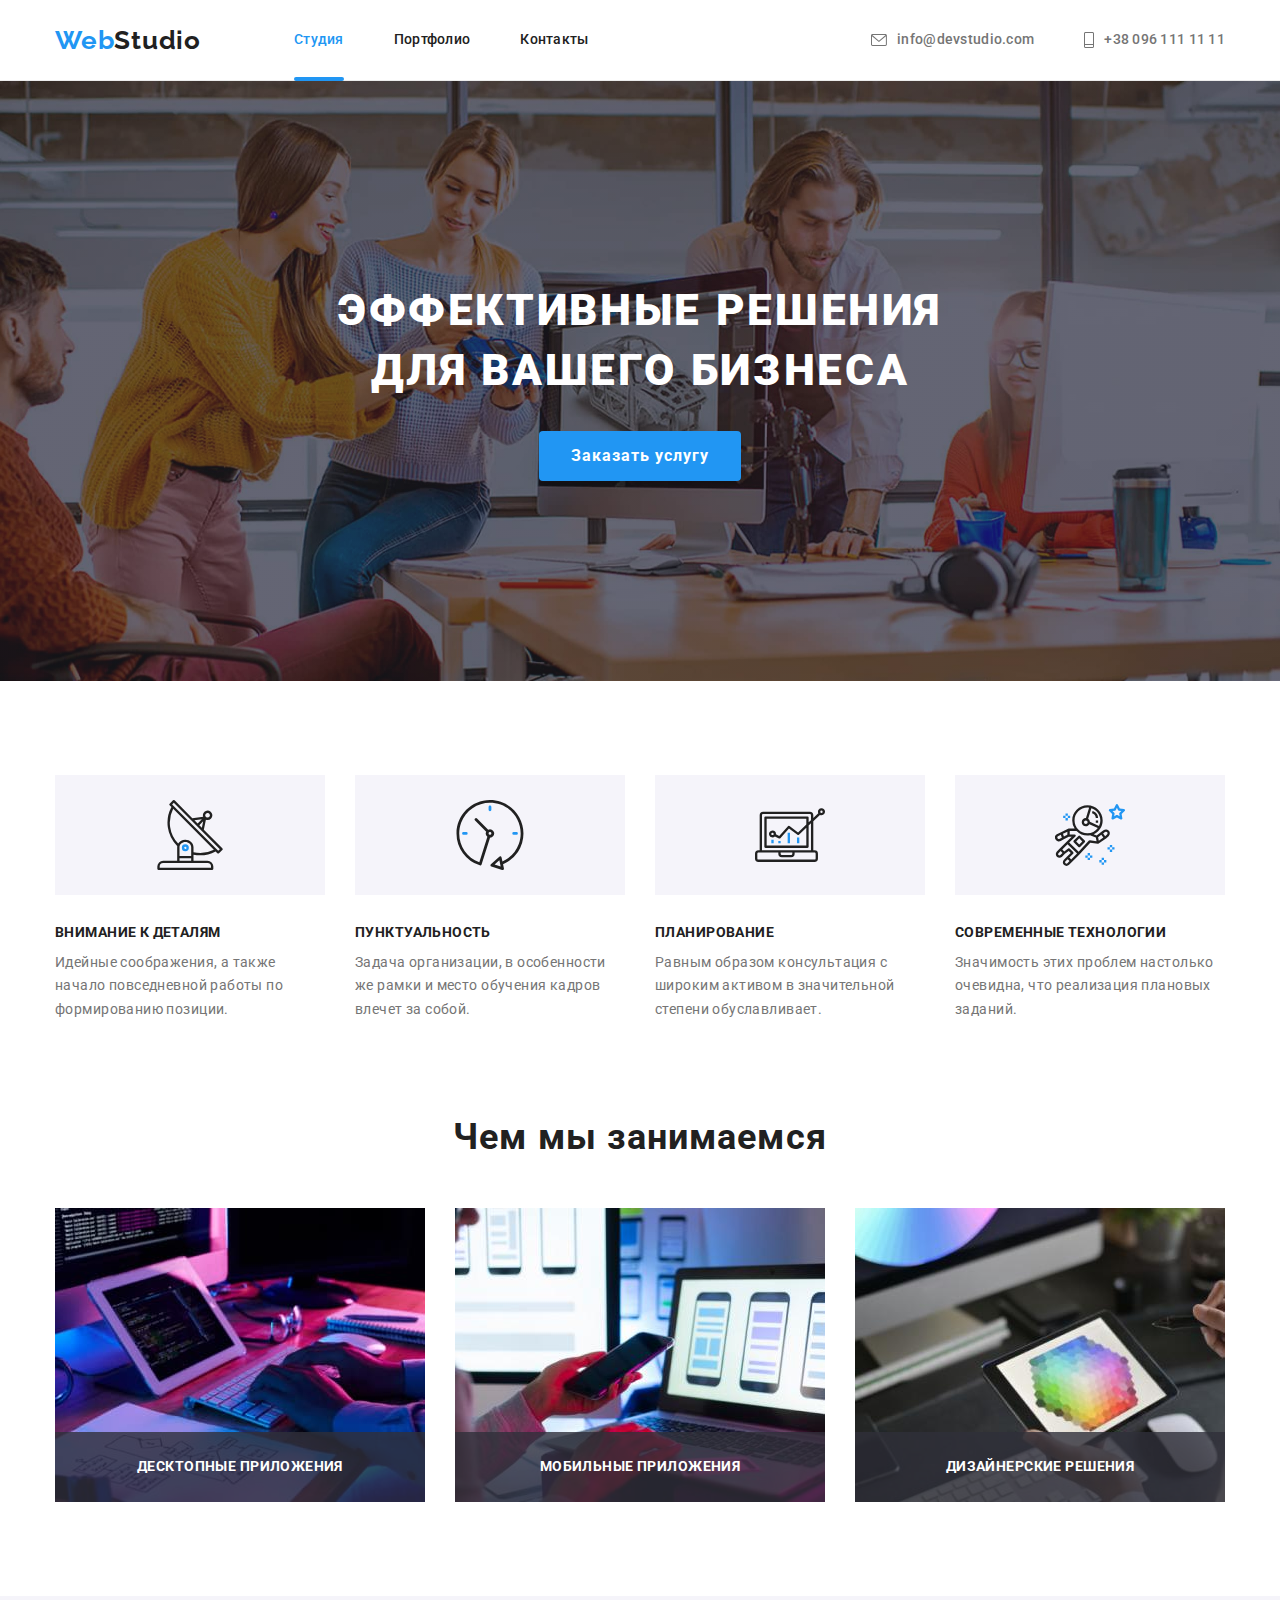
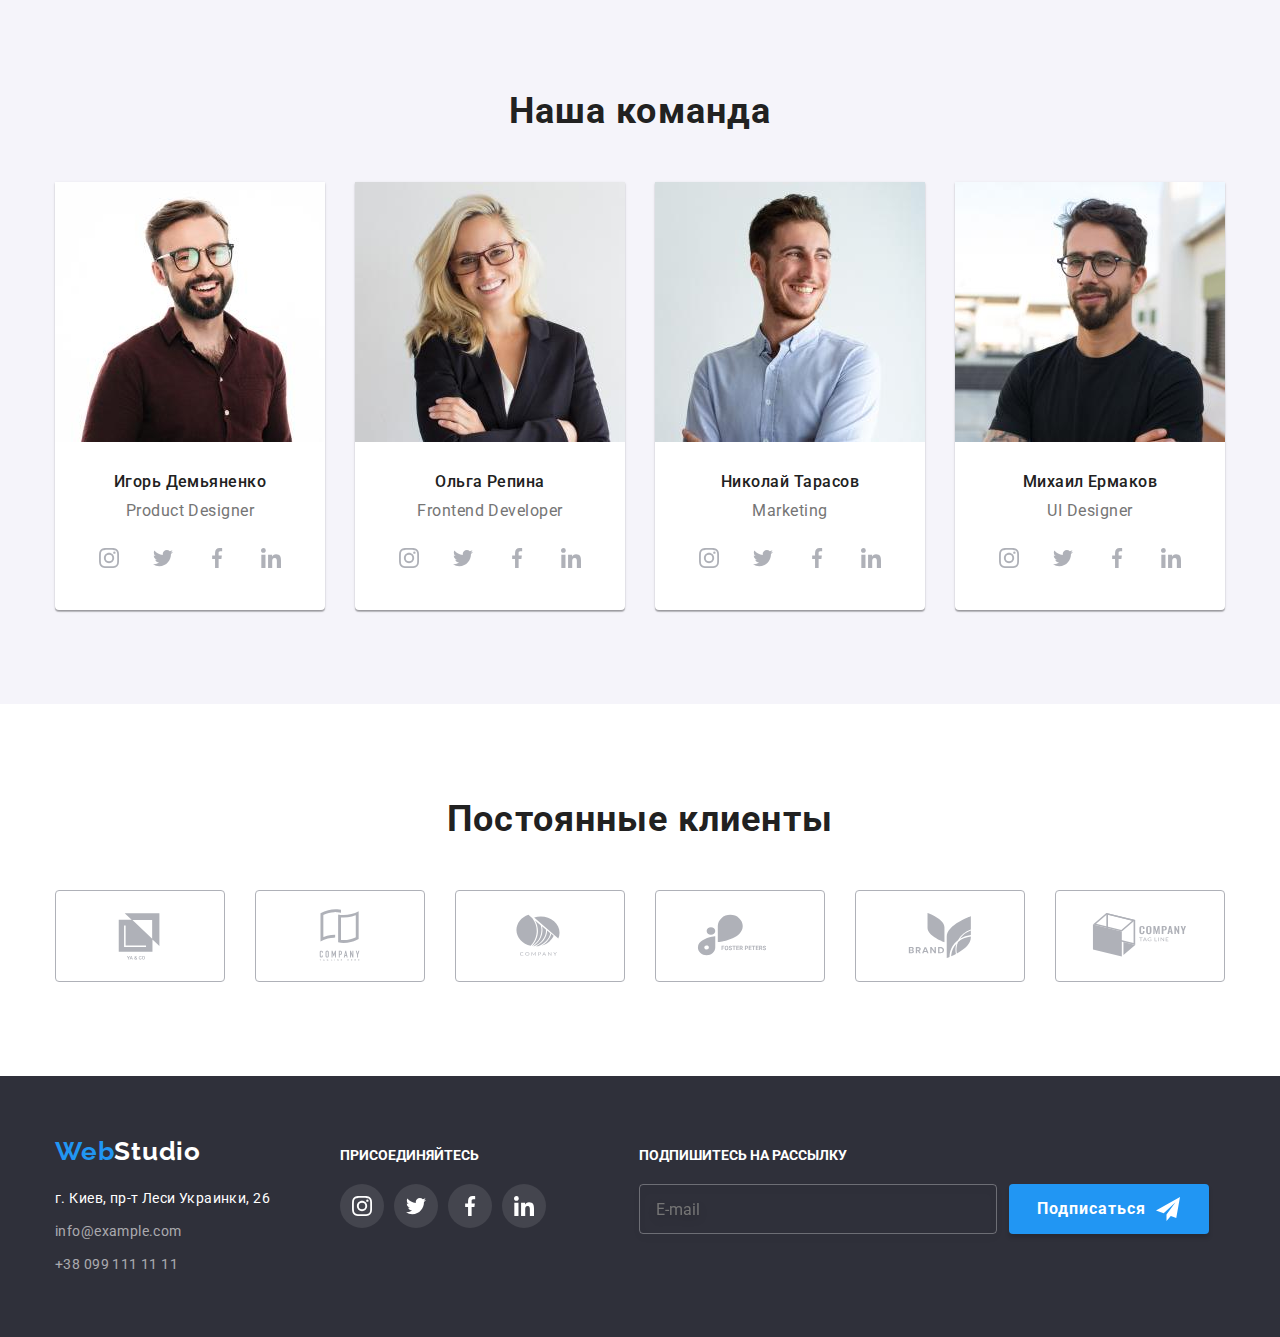
<file: index.html>
<!DOCTYPE html>
<html lang="ru">
<head>
    <meta charset="UTF-8">
    <meta http-equiv="X-UA-Compatible" content="IE=edge">
    <meta name="viewport" content="width=device-width, initial-scale=1.0">
    <title>WebStudio</title>
    <link rel="preconnect" href="https://fonts.googleapis.com">
    <link rel="preconnect" href="https://fonts.gstatic.com" crossorigin>
    <link href="https://fonts.googleapis.com/css2?family=Raleway:wght@700&family=Roboto:wght@400;500;700;900&display=swap"
        rel="stylesheet">
    <link rel="stylesheet" href="https://cdnjs.cloudflare.com/ajax/libs/modern-normalize/1.1.0/modern-normalize.min.css">
    <link rel="stylesheet" href="./css/styles.css">
</head>
<body>
<!-- HEADER (ШАПКА) --------------------------------------------- -->
<header class="header">
    <div class="container main-nav">
        <nav class="header-navigation">
            <a class="header-logo link" href="index.html">Web<span class="header-logo-two">Studio</a>
                <ul class="list nav-list">
                    <li class="nav-item">
                        <a class="link nav-link current" href="index.html">Студия</a>
                    </li>
                    <li class="nav-item">
                        <a class="link nav-link" href="portfolio.html">Портфолио</a>
                    </li>
                    <li class="nav-item">
                        <a class="link nav-link" href="">Контакты</a>
                    </li>
                </ul>
        </nav>
        <ul class="list contacts-list">
            <li class="contacts-item">
                <a class="link contacts-link" href="mailto:info@devstudio.com">
                    <svg class="contacts-icon-mail">
                        <use href="./images/icons.svg#icon-contacts-mail"></use>
                    </svg>info@devstudio.com</a></li>
            <li class="contacts-item">
                <a class="link contacts-link" href="tel:+380961111111">
                    <svg class="contacts-icon-tel">
                        <use href="./images/icons.svg#icon-contacts-tel"></use>
                    </svg>+38 096 111 11 11</a></li>
        </ul>
    </div>
</header>

<main>
<!-- СЕКЦИЯ 1 HERO (ГЛАВНЫЙ ЭКРАН) ------------------------------ -->
<section class="hero hero-background">
    <div class="container">
        <h1 class="hero-title">Эффективные решения для вашего бизнеса</h1>
        <button class="hero-btn" type="button" data-modal-open>Заказать услугу</button>
    </div>
</section>

<!-- СЕКЦИЯ 2 ПРЕИМУЩЕСТВА (скрыть заголовок) ------------------- -->
<section class="section advantage-section">
    <div class="container">
        <!-- <h2 class="section-title">Преимущества</h2> -->
        <ul class="list advantage-list">
            <li class="advantage-item">
                <div class="advantage-item-icon">
                    <svg class="advantage-icon">
                        <use href="./images/icons.svg#icon-advantage-img1"></use>
                    </svg>
                </div>
                <h3 class="advantage-title">Внимание к деталям</h3>
                <p class="advantage-text">Идейные соображения, а также начало повседневной работы по формированию позиции.</p>
            </li>
            <li class="advantage-item">
                <div class="advantage-item-icon">
                    <svg class="advantage-icon">
                        <use href="./images/icons.svg#icon-advantage-img2"></use>
                    </svg>
                </div>
                <h3 class="advantage-title">Пунктуальность</h3>
                <p class="advantage-text">Задача организации, в особенности же рамки и место обучения кадров влечет за собой.</p>
            </li>
            <li class="advantage-item">
                <div class="advantage-item-icon">
                    <svg class="advantage-icon">
                        <use href="./images/icons.svg#icon-advantage-img3"></use>
                    </svg>
                </div>
                <h3 class="advantage-title">Планирование</h3>
                <p class="advantage-text">Равным образом консультация с широким активом в значительной степени обуславливает.</p>
            </li>
            <li class="advantage-item">
                <div class="advantage-item-icon">
                    <svg class="advantage-icon">
                        <use href="./images/icons.svg#icon-advantage-img4"></use>
                    </svg>
                </div>
                <h3 class="advantage-title">Современные технологии</h3>
                <p class="advantage-text">Значимость этих проблем настолько очевидна, что реализация плановых заданий.</p>
            </li>
        </ul>
    </div>
</section>

<!-- СЕКЦИЯ 3 ЧЕМ МЫ ЗАНИМАЕМСЯ --------------------------------- -->
<section class="section">
    <div class="container">
        <h2 class="section-title">Чем мы занимаемся</h2>
        <ul class="list doing-list">
            <li class="doing-item">
                <img class="doing-img" src="./images/what-are-we-doing-img1.jpg" alt="Разработка для десктопных устройств" width="370" height="294">
                <div class="doing-description">
                    <p class="doing-description-text">Десктопные приложения</p>
                </div>
            </li>
            <li class="doing-item">
                <img class="doing-img" src="./images/what-are-we-doing-img2.jpg" alt="Разработка для мобильных устройств" width="370" height="294">
                <div class="doing-description">
                    <p class="doing-description-text">Мобильные приложения</p>
                </div>
            </li>
            <li class="doing-item">
                <img class="doing-img" src="./images/what-are-we-doing-img3.jpg" alt="Разработка для лептопных устройств" width="370" height="294">
                <div class="doing-description">
                    <p class="doing-description-text">Дизайнерские решения</p>
                </div>
            </li>
        </ul>
    </div>
</section>

<!-- СЕКЦИЯ 4 НАША КОМАНДА -------------------------------------- -->
<section class="section team">
    <div class="container">
        <h2 class="section-title">Наша команда</h2>
        <ul class="list team-list">
            <li class="team-item">
                <img class="team-img" src="./images/our-team-img1.jpg" alt="Фото Игорь Демьяненко" width="270" height="260">
                <div class="team-title-text">
                    <h3 class="team-title">Игорь Демьяненко</h3>
                    <p class="team-text" lang="en">Product Designer</p>
                    <ul class="team-list-social">
                        <li class="team-item-social">
                            <a href="" class="team-link-social">
                                <svg class="team-social-logo">
                                    <use href="./images/icons.svg#icon-social-instagram"></use>
                                </svg>
                            </a>
                        </li>
                        <li class="team-item-social">
                            <a href="" class="team-link-social">
                                <svg class="team-social-logo">
                                    <use href="./images/icons.svg#icon-social-twitter"></use>
                                </svg>
                            </a>
                        </li>
                        <li class="team-item-social">
                            <a href="" class="team-link-social">
                                <svg class="team-social-logo">
                                    <use href="./images/icons.svg#icon-social-facebook"></use>
                                </svg>
                            </a>
                        </li>
                        <li class="team-item-social">
                            <a href="" class="team-link-social">
                                <svg class="team-social-logo">
                                    <use href="./images/icons.svg#icon-social-linkedin"></use>
                                </svg>
                            </a>
                        </li>
                    </ul>
                </div>
            </li>
            <li class="team-item">
                <img class="team-img" src="./images/our-team-img2.jpg" alt="Фото Ольга Репина" width="270" height="260">
                <div class="team-title-text">
                    <h3 class="team-title">Ольга Репина</h3>
                    <p class="team-text" lang="en">Frontend Developer</p>
                    <ul class="team-list-social">
                        <li class="team-item-social">
                            <a href="" class="team-link-social">
                                <svg class="team-social-logo">
                                    <use href="./images/icons.svg#icon-social-instagram"></use>
                                </svg>
                            </a>
                        </li>
                        <li class="team-item-social">
                            <a href="" class="team-link-social">
                                <svg class="team-social-logo">
                                    <use href="./images/icons.svg#icon-social-twitter"></use>
                                </svg>
                            </a>
                        </li>
                        <li class="team-item-social">
                            <a href="" class="team-link-social">
                                <svg class="team-social-logo">
                                    <use href="./images/icons.svg#icon-social-facebook"></use>
                                </svg>
                            </a>
                        </li>
                        <li class="team-item-social">
                            <a href="" class="team-link-social">
                                <svg class="team-social-logo">
                                    <use href="./images/icons.svg#icon-social-linkedin"></use>
                                </svg>
                            </a>
                        </li>
                    </ul>
                </div>
            </li>
            <li class="team-item">
                <img class="team-img" src="./images/our-team-img3.jpg" alt="Фото Николай Тарасов" width="270" height="260">
                <div class="team-title-text">
                    <h3 class="team-title">Николай Тарасов</h3>
                    <p class="team-text" lang="en">Marketing</p>
                    <ul class="team-list-social">
                        <li class="team-item-social">
                            <a href="" class="team-link-social">
                                <svg class="team-social-logo">
                                    <use href="./images/icons.svg#icon-social-instagram"></use>
                                </svg>
                            </a>
                        </li>
                        <li class="team-item-social">
                            <a href="" class="team-link-social">
                                <svg class="team-social-logo">
                                    <use href="./images/icons.svg#icon-social-twitter"></use>
                                </svg>
                            </a>
                        </li>
                        <li class="team-item-social">
                            <a href="" class="team-link-social">
                                <svg class="team-social-logo">
                                    <use href="./images/icons.svg#icon-social-facebook"></use>
                                </svg>
                            </a>
                        </li>
                        <li class="team-item-social">
                            <a href="" class="team-link-social">
                                <svg class="team-social-logo">
                                    <use href="./images/icons.svg#icon-social-linkedin"></use>
                                </svg>
                            </a>
                        </li>
                    </ul>
                </div>
            </li>
            <li class="team-item">
                <img class="team-img" src="./images/our-team-img4.jpg" alt="Фото Михаил Ермаков" width="270" height="260">
                <div class="team-title-text">
                    <h3 class="team-title">Михаил Ермаков</h3>
                    <p class="team-text" lang="en">UI Designer</p>
                    <ul class="team-list-social">
                        <li class="team-item-social">
                            <a href="" class="team-link-social">
                                <svg class="team-social-logo">
                                    <use href="./images/icons.svg#icon-social-instagram"></use>
                                </svg>
                            </a>
                        </li>
                        <li class="team-item-social">
                            <a href="" class="team-link-social">
                                <svg class="team-social-logo">
                                    <use href="./images/icons.svg#icon-social-twitter"></use>
                                </svg>
                            </a>
                        </li>
                        <li class="team-item-social">
                            <a href="" class="team-link-social">
                                <svg class="team-social-logo">
                                    <use href="./images/icons.svg#icon-social-facebook"></use>
                                </svg>
                            </a>
                        </li>
                        <li class="team-item-social">
                            <a href="" class="team-link-social">
                                <svg class="team-social-logo">
                                    <use href="./images/icons.svg#icon-social-linkedin"></use>
                                </svg>
                            </a>
                        </li>
                    </ul>
                </div>
            </li>
        </ul>
    </div>
</section>

<!-- СЕКЦИЯ 5 ПОСТОЯННЫЕ КЛИЕНТЫ -------------------------------- -->
<section class="section clients">
    <div class="container">
        <h2 class="section-title">Постоянные клиенты</h2>
        <ul class="clients-list">
            <li class="clients-item">
                <a href="" class="clients-link">
                    <svg class="clients-logo">
                        <use href="./images/icons.svg#icon-clients-logo1"></use>
                    </svg>
                </a>
            </li>
            <li class="clients-item">
                <a href="" class="clients-link">
                    <svg class="clients-logo">
                        <use href="./images/icons.svg#icon-clients-logo2"></use>
                    </svg>
                </a>
            </li>
            <li class="clients-item">
                <a href="" class="clients-link">
                    <svg class="clients-logo">
                        <use href="./images/icons.svg#icon-clients-logo3"></use>
                    </svg>
                </a>
            </li>
            <li class="clients-item">
                <a href="" class="clients-link">
                    <svg class="clients-logo">
                        <use href="./images/icons.svg#icon-clients-logo4"></use>
                    </svg>
                </a>
            </li>
            <li class="clients-item">
                <a href="" class="clients-link">
                    <svg class="clients-logo">
                        <use href="./images/icons.svg#icon-clients-logo5"></use>
                    </svg>
                </a>
            </li>
            <li class="clients-item">
                <a href="" class="clients-link">
                    <svg class="clients-logo">
                        <use href="./images/icons.svg#icon-clients-logo6"></use>
                    </svg>
                </a>
            </li>
        </ul>
    </div>
</section>
</main>

<!-- FOOTER (ПОДВАЛ) -------------------------------------------- -->
<footer class="footer">
    <div class="container logo-address-social">
        <div>
            <a class="link footer-logo" href="index.html">Web<span class="footer-logo-two">Studio</span></a>
            <address class="address">
                <ul class="list footer-list">
                    <li class="footer-item">
                        <a class="link footer-link footer-address" href="https://goo.gl/maps/5prfQH1JwphvAtdC9">г. Киев,
                            пр-т Леси Украинки, 26</a>
                    </li>
                    <li class="footer-item">
                        <a class="link footer-link" href="mailto:info@example.com">info@example.com</a>
                    </li>
                    <li class="footer-item">
                        <a class="link footer-link" href="tel:+380991111111">+38 099 111 11 11</a>
                    </li>
                </ul>
            </address>
        </div>
        <div class="footer-social">
            <h2 class="footer-column-title">присоединяйтесь</h2>
            <ul class="footer-social-list">
                <li class="footer-social-item">
                    <a href="" class="footer-social-link">
                        <svg class="footer-social-logo">
                            <use href="./images/icons.svg#icon-social-instagram"></use>
                        </svg>
                    </a>
                </li>
                <li class="footer-social-item">
                    <a href="" class="footer-social-link">
                        <svg class="footer-social-logo">
                            <use href="./images/icons.svg#icon-social-twitter"></use>
                        </svg>
                    </a>
                </li>
                <li class="footer-social-item">
                    <a href="" class="footer-social-link">
                        <svg class="footer-social-logo">
                            <use href="./images/icons.svg#icon-social-facebook"></use>
                        </svg>
                    </a>
                </li>
                <li class="footer-social-item">
                    <a href="" class="footer-social-link">
                        <svg class="footer-social-logo">
                            <use href="./images/icons.svg#icon-social-linkedin"></use>
                        </svg>
                    </a>
                </li>
            </ul>
        </div>
        <div class="mailing">
            <h2 class="footer-column-title">подпишитесь на рассылку</h2>
            <form class="footer-form">
                <input class="foter-mailing" type="email" name="email" placeholder="E-mail">
                <button type="submit" class="footer-mailing-button">Подписаться
                    <svg class="footer-mailing-icon">
                        <use href="./images/icons.svg#icon-footer-mailing"></use>
                    </svg>
                </button>
            </form>
        </div>
    </div>
</footer>

<!-- МОДАЛЬНОЕ ОКНО --------------------------------------------- -->
 <div class="backdrop is-hidden" data-modal>
    <div class="modal">
        <button type="button" class="modal-button-close" data-modal-close>
            <svg width="18" height="18">
                <use href="./images/icons.svg#icon-modal-close"></use>
            </svg>
        </button>
        <p class="modal-title">Оставьте свои данные, мы вам перезвоним</p>
        <form class="modal-form" autocomplete="off">
        <div class="form-field">
            <label class="form-label" for="name">Имя</label>
            <input class="form-input" type="text" id="name" name="user-name" />
            <svg class="form-icon">
                <use href=./images/icons.svg#icon-modal-name></use>
            </svg>
        </div>
        <div class="form-field">
            <label class="form-label" for="tel">Телефон</label>
            <input class="form-input" type="tel" id="tel" name="user-tel" />
            <svg class="form-icon">
                <use href=./images/icons.svg#icon-modal-tel></use>
            </svg>
        </div>
        <div class="form-field">
            <label class="form-label" for="mail">Почта</label>
            <input class="form-input" type="email" id="mail" name="user-mail" />
            <svg class="form-icon">
                <use href=./images/icons.svg#icon-modal-mail></use>
            </svg>
        </div>
        <div class="form-field-comments">
            <label class="form-label" for="comments">Комментарий</label>
            <textarea class="form-comments" name="Комментарий" id="comments" placeholder="Введите текст"></textarea>
        </div>
        <div class="checkbox-form">
            <label class="checkbox-label">
                <input type="checkbox" class="checkbox-input" />
                <svg class="checkbox-icon">
                    <use href=./images/icons.svg#icon-modal-policy></use>
                </svg>
                <span class="checkbox-text">Соглашаюсь с рассылкой и принимаю</span>
            </label>
            <a href=".#" class="checkbox-link">Условия договора</a>
        </div>
        <button type="submit" class="modal-button-form">Отправить</button>
        </form>
    </div>
</div>

<script src="./js/modal.js"></script>
</body>
</html>
</file>
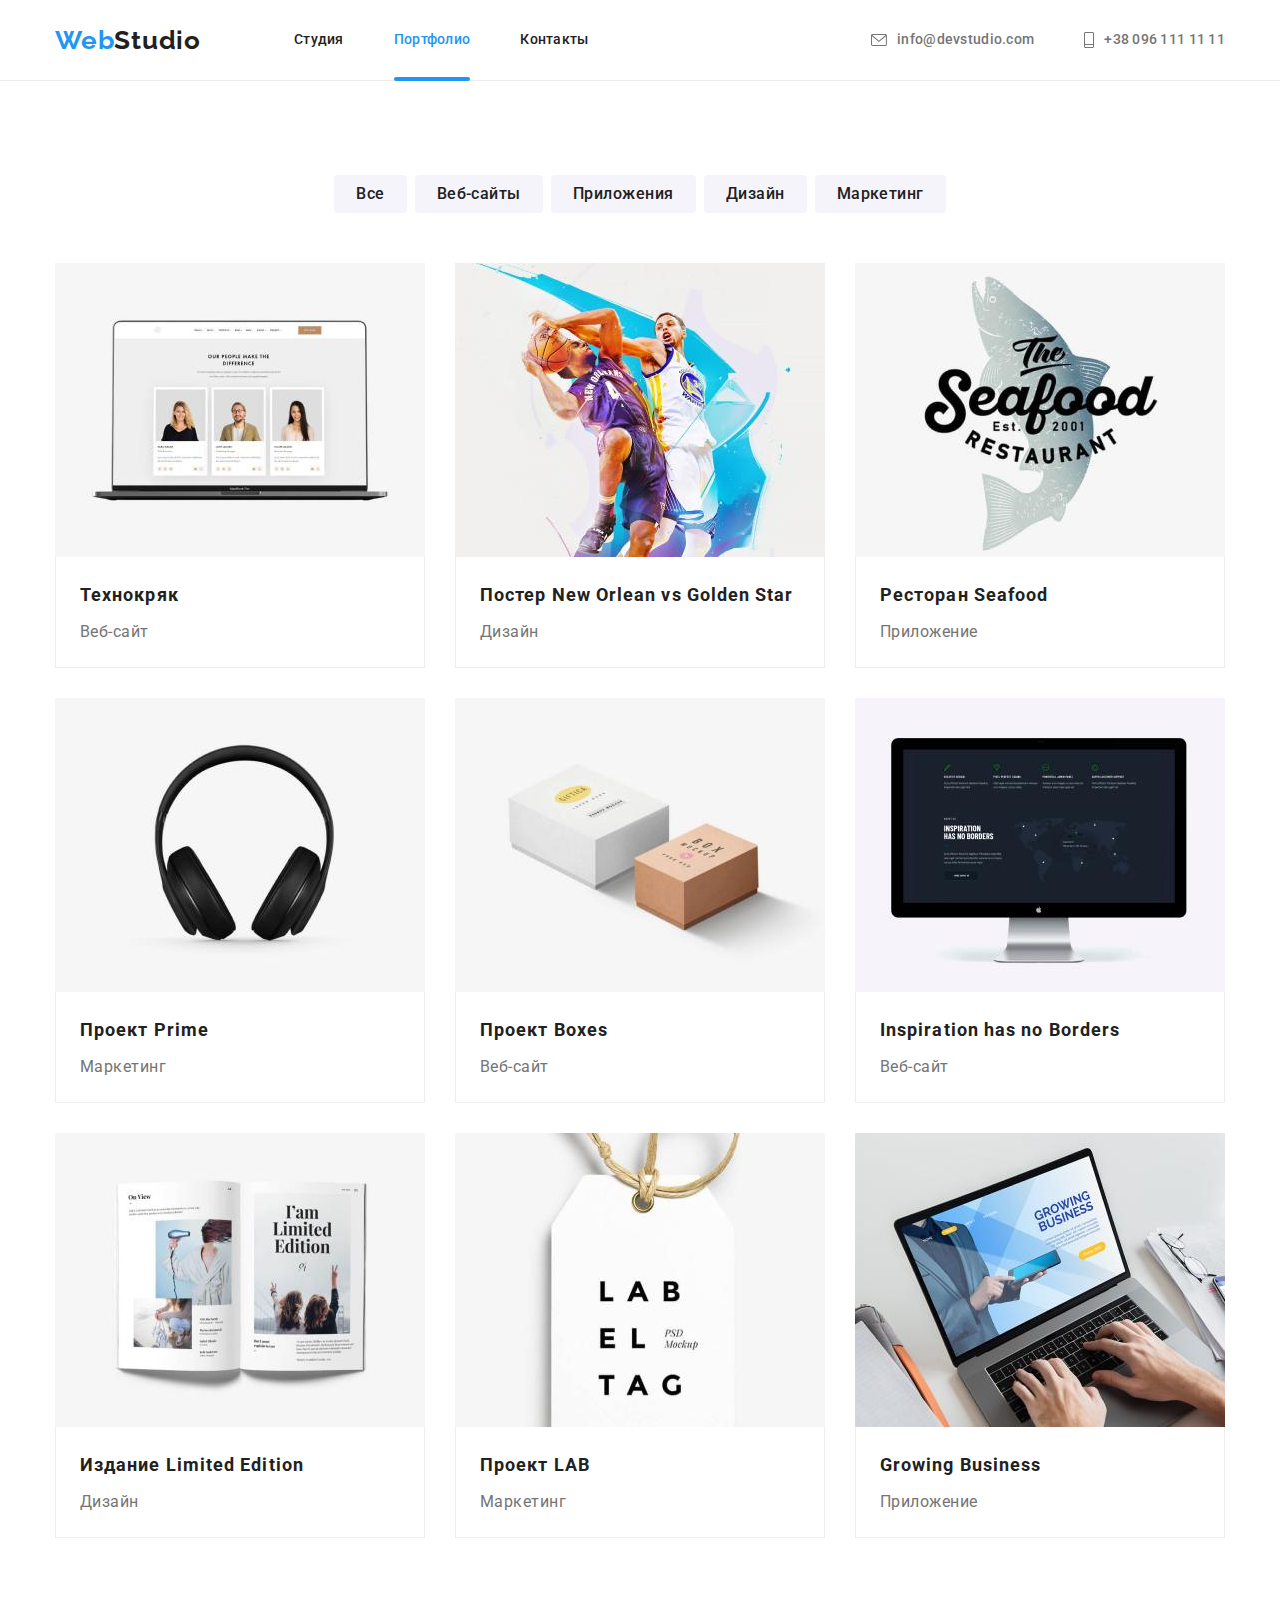
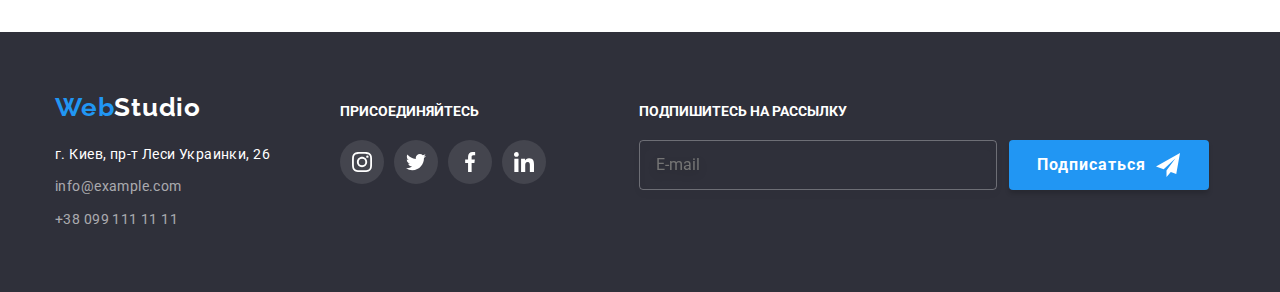
<file: portfolio.html>
<!DOCTYPE html>
<html lang="en">
<head>
    <meta charset="UTF-8">
    <meta http-equiv="X-UA-Compatible" content="IE=edge">
    <meta name="viewport" content="width=device-width, initial-scale=1.0">
    <title>Portfolio</title>
    <link rel="preconnect" href="https://fonts.googleapis.com">
    <link rel="preconnect" href="https://fonts.gstatic.com" crossorigin>
    <link href="https://fonts.googleapis.com/css2?family=Raleway:wght@700&family=Roboto:wght@400;500;700;900&display=swap"
        rel="stylesheet">
    <link rel="stylesheet" href="https://cdnjs.cloudflare.com/ajax/libs/modern-normalize/1.1.0/modern-normalize.min.css">
    <link rel="stylesheet" href="./css/styles.css">
</head>
<body>
<!-- HEADER (ШАПКА) -->
<header class="header">
    <div class="container main-nav">
        <nav class="header-navigation">
            <a class="header-logo link" href="index.html">Web<span class="header-logo-two">Studio</a>
            <ul class="list nav-list">
                <li class="nav-item"><a class="link nav-link" href="index.html">Студия</a></li>
                <li class="nav-item"><a class="link nav-link current" href="portfolio.html">Портфолио</a></li>
                <li class="nav-item"><a class="link nav-link" href="">Контакты</a></li>
            </ul>
        </nav>
        <ul class="list contacts-list">
            <li class="contacts-item">
                <a class="link contacts-link" href="mailto:info@devstudio.com"><svg class="contacts-icon-mail">
                        <use href="./images/icons.svg#icon-contacts-mail"></use>
                    </svg>info@devstudio.com</a>
            </li>
            <li class="contacts-item">
                <a class="link contacts-link" href="tel:+380961111111"><svg class="contacts-icon-tel">
                        <use href="./images/icons.svg#icon-contacts-tel"></use>
                    </svg>+38 096 111 11 11</a>
            </li>
        </ul>
    </div>
</header>
<main>
<!-- СЕКЦИЯ МЕНЮ И ПОРТФОЛИО -->
<section class="section">
    <div class="container">
    <!-- <h1>Портфолио</h1> -->
    <ul class="portfolio-nav list">
        <li class="portfolio-item">
            <button class="portfolio-btn" type="button">Все</button>
        </li>
        <li class="portfolio-item">
            <button class="portfolio-btn" type="button">Веб-сайты</button>
        </li>
        <li class="portfolio-item">
            <button class="portfolio-btn" type="button">Приложения</button>
        </li>
        <li class="portfolio-item">
            <button class="portfolio-btn" type="button">Дизайн</button>
        </li>
        <li class="portfolio-item">
            <button class="portfolio-btn" type="button">Маркетинг</button>
        </li>
    </ul>
    <ul class="portfolio-list list">
        <li class="portfolio-list-item">
            <a class="portfolio-link" href="">
                <div class="portfolio-img-description">
                    <img class="portfolio-img" src="./images/portfolio/portfolio-img1.jpg" alt="Веб-сайт Технокряк" width="370" height="294">
                    <p class="portfolio-description">Технокряк это современная площадка распространения коронавируса. Компании используют эту платформу для цифрового
                    шпионажа и атак на защищённые сервера конкурентов.</p>
                </div>
                <div class="portfolio-title-item">
                    <h2 class="portfolio-title">Технокряк</h2>
                    <p class="portfolio-text">Веб-сайт</p>
                </div>
            </a>
        </li>
        <li class="portfolio-list-item">
            <a class="portfolio-link" href="">
                <div class="portfolio-img-description">
                    <img class="portfolio-img" src="./images/portfolio/portfolio-img2.jpg" alt="Дизайн Постер New Orlean vs Golden Star" width="370" height="294">
                    <p class="portfolio-description">Постер New Orlean vs Golden Star</p>
                </div>
                <div class="portfolio-title-item">
                    <h2 class="portfolio-title">Постер New Orlean vs Golden Star</h2>
                    <p class="portfolio-text">Дизайн</p>
                </div>
            </a>
        </li>
        <li class="portfolio-list-item">
            <a class="portfolio-link" href="">
                <div class="portfolio-img-description">
                    <img class="portfolio-img" src="./images/portfolio/portfolio-img3.jpg" alt="Приложение Ресторан Seafood" width="370" height="294">
                    <p class="portfolio-description">Ресторан Seafood</p>
                </div>
            <div class="portfolio-title-item">
            <h2 class="portfolio-title">Ресторан Seafood</h2>
            <p class="portfolio-text">Приложение</p>
        </div>
        </a>
        </li>
        <li class="portfolio-list-item">
            <a class="portfolio-link" href="">
                <div class="portfolio-img-description">
                    <img class="portfolio-img" src="./images/portfolio/portfolio-img4.jpg" alt="Маркетинг Проект Prime" width="370" height="294">
                    <p class="portfolio-description">Проект Prime</p>
                </div>
            <div class="portfolio-title-item">
            <h2 class="portfolio-title">Проект Prime</h2>
            <p class="portfolio-text">Маркетинг</p>
        </div>
        </a>
        </li>
        <li class="portfolio-list-item">
            <a class="portfolio-link" href="">
                <div class="portfolio-img-description">
                    <img class="portfolio-img" src="./images/portfolio/portfolio-img5.jpg" alt="Веб-сайт Проект Boxes" width="370" height="294">
                    <p class="portfolio-description">Проект Boxes</p>
                </div>
            <div class="portfolio-title-item">
            <h2 class="portfolio-title">Проект Boxes</h2>
            <p class="portfolio-text">Веб-сайт</p>
        </div>
        </a>
        </li>
        <li class="portfolio-list-item">
            <a class="portfolio-link" href="">
                <div class="portfolio-img-description">
                    <img class="portfolio-img" src="./images/portfolio/portfolio-img6.jpg" alt="Веб-сайт Inspiration has no Borders" width="370" height="294">
                    <p class="portfolio-description">Inspiration has no Borders</p>
                </div>
            <div class="portfolio-title-item">
            <h2 class="portfolio-title">Inspiration has no Borders</h2>
            <p class="portfolio-text">Веб-сайт</p>
        </div>
        </a>
        </li>
        <li class="portfolio-list-item">
            <a class="portfolio-link" href="">
                <div class="portfolio-img-description">
                    <img class="portfolio-img" src="./images/portfolio/portfolio-img7.jpg" alt="Дизайн Издание Limited Edition" width="370" height="294">
                    <p class="portfolio-description">Издание Limited Edition</p>
                </div>
            <div class="portfolio-title-item">
            <h2 class="portfolio-title">Издание Limited Edition</h2>
            <p class="portfolio-text">Дизайн</p>
        </div>
        </a>
        </li>
        <li class="portfolio-list-item">
            <a class="portfolio-link" href="">
                <div class="portfolio-img-description">
                    <img class="portfolio-img" src="./images/portfolio/portfolio-img8.jpg" alt="Маркетинг Проект LAB" width="370" height="294">
                    <p class="portfolio-description">Проект LAB</p>
                </div>
            <div class="portfolio-title-item">
            <h2 class="portfolio-title">Проект LAB</h2>
            <p class="portfolio-text">Маркетинг</p>
        </div>
        </a>
        </li>
        <li class="portfolio-list-item">
            <a class="portfolio-link" href="">
                <div class="portfolio-img-description">
                    <img class="portfolio-img" src="./images/portfolio/portfolio-img9.jpg" alt="Приложение Growing Business" width="370" height="294">
                    <p class="portfolio-description">Growing Business</p>
                </div>
            <div class="portfolio-title-item">
            <h2 class="portfolio-title">Growing Business</h2>
            <p class="portfolio-text">Приложение</p>
        </div>
        </a>
        </li>
    </ul>
    </div>
</section>
</main>
<!-- FOOTER (ПОДВАЛ) -->
<footer class="footer">
    <div class="container logo-address-social">
        <div>
            <a class="link footer-logo" href="index.html">Web<span class="footer-logo-two">Studio</span></a>
            <address class="address">
                <ul class="list footer-list">
                    <li class="footer-item">
                        <a class="link footer-link footer-address" href="https://goo.gl/maps/5prfQH1JwphvAtdC9">г. Киев,
                            пр-т Леси Украинки, 26</a>
                    </li>
                    <li class="footer-item">
                        <a class="link footer-link" href="mailto:info@example.com">info@example.com</a>
                    </li>
                    <li class="footer-item">
                        <a class="link footer-link" href="tel:+380991111111">+38 099 111 11 11</a>
                    </li>
                </ul>
            </address>
        </div>
        <div class="footer-social">
            <h2 class="footer-column-title">присоединяйтесь</h2>
            <ul class="footer-social-list">
                <li class="footer-social-item">
                    <a href="" class="footer-social-link">
                        <svg class="footer-social-logo">
                            <use href="./images/icons.svg#icon-social-instagram"></use>
                        </svg>
                    </a>
                </li>
                <li class="footer-social-item">
                    <a href="" class="footer-social-link">
                        <svg class="footer-social-logo">
                            <use href="./images/icons.svg#icon-social-twitter"></use>
                        </svg>
                    </a>
                </li>
                <li class="footer-social-item">
                    <a href="" class="footer-social-link">
                        <svg class="footer-social-logo">
                            <use href="./images/icons.svg#icon-social-facebook"></use>
                        </svg>
                    </a>
                </li>
                <li class="footer-social-item">
                    <a href="" class="footer-social-link">
                        <svg class="footer-social-logo">
                            <use href="./images/icons.svg#icon-social-linkedin"></use>
                        </svg>
                    </a>
                </li>
            </ul>
        </div>
        <div class="mailing">
            <h2 class="footer-column-title">подпишитесь на рассылку</h2>
            <form class="footer-form">
                <input class="foter-mailing" type="email" name="email" placeholder="E-mail">
                <button type="submit" class="footer-mailing-button">Подписаться
                    <svg class="footer-mailing-icon">
                        <use href="./images/icons.svg#icon-footer-mailing"></use>
                    </svg>
                </button>
            </form>
        </div>
    </div>
</footer>
</body>
</html>
</file>
<file: css/styles.css>
:root {
  --color-text: #757575;
  --color-headline: #212121;
  --color-accent: #2196f3;
  --color-head: #ffffff;
  --color-main: #ffffff;
  --color-alternate: #f5f4fa;
  --color-hero-footer: #2f303a;
  --color-icon: #afb1b8;
}

body {
  background-color: var(--color-main);
  color: var(--color-text);
  font-family: Roboto, sans-serif;
}

a {
  text-decoration: none;
}

h1,
h2,
h3,
p,
ul {
  margin: 0;
}

ul {
  padding: 0;
  list-style: none;
}

/* HEADER (ШАПКА) --------------------------------------- */

.header {
  border-bottom: 1px solid #ececec;
  background-color: var(--color-main);
}

.container {
  width: 1200px;
  padding-right: 15px;
  padding-left: 15px;
  margin-right: auto;
  margin-left: auto;
}

.main-nav {
  display: flex;
  align-items: center;
}

.header-navigation {
  display: flex;
  align-items: center;
}

.header-logo {
  margin-right: 93px;
  font-family: Raleway, sans-serif;
  font-weight: 700;
  font-size: 26px;
  line-height: 1.19;
  letter-spacing: 0.03em;
  color: var(--color-accent);
}

.header-logo-two {
  color: var(--color-headline);
}

.nav-list {
  display: flex;
}

.nav-item:not(:last-child) {
  margin-right: 50px;
}

.nav-link {
  display: block;
  padding-top: 32px;
  padding-bottom: 32px;
  font-weight: 500;
  font-size: 14px;
  line-height: 1.14;
  letter-spacing: 0.02em;
  color: var(--color-headline);
  position: relative;
  transition-property: color;
  transition-duration: 250ms;
  transition-timing-function: cubic-bezier(0.4, 0, 0.2, 1);
}

.nav-link:hover,
.nav-link:focus {
  color: var(--color-accent);
}

.nav-link.current::after {
  content: "";
  width: 100%;
  height: 4px;
  background-color: var(--color-accent);
  position: absolute;
  bottom: -1%;
  display: block;
  border-radius: 2px;
}

.nav-link.current,
.contacts-link.current {
  color: var(--color-accent);
}

.contacts-list {
  display: flex;
  align-items: center;
  margin-left: auto;
}

.contacts-item:not(:last-child) {
  margin-right: 50px;
}

.contacts-link {
  display: flex;
  justify-content: center;
  align-items: center;
  padding-top: 32px;
  padding-bottom: 32px;
  font-weight: 500;
  font-size: 14px;
  line-height: 1.14;
  letter-spacing: 0.02em;
  color: var(--color-text);
  transition-property: color;
  transition-duration: 250ms;
  transition-timing-function: cubic-bezier(0.4, 0, 0.2, 1);
}

.contacts-link:hover,
.contacts-link:focus {
  color: var(--color-accent);
}

.contacts-icon-mail {
  width: 16px;
  height: 12px;
  margin-right: 10px;
  fill: currentColor;
}

.contacts-icon-tel {
  width: 10px;
  height: 16px;
  margin-right: 10px;
  fill: currentColor;
}

/* СЕКЦИЯ 1 HERO (ГЛАВНЫЙ ЭКРАН) -------------------------*/

.section {
  padding-top: 94px;
  padding-bottom: 94px;
}

.hero {
  text-align: center;
  background: var(--color-hero-footer);
  padding-top: 200px;
  padding-bottom: 200px;
}

.hero-background {
  background: linear-gradient(rgba(47, 48, 58, 0.4), rgba(47, 48, 58, 0.4)),
    url(../images/hero-background.jpg);
  background-size: cover;
  background-repeat: no-repeat;
  background-position: center;
  max-width: 1600px;
  margin: 0 auto;
}

.hero-title {
  margin-top: 0;
  margin-bottom: 30px;
  margin-left: auto;
  margin-right: auto;
  width: 696px;
  font-weight: 900;
  font-size: 44px;
  line-height: 1.36;
  text-align: center;
  letter-spacing: 0.06em;
  text-transform: uppercase;
  color: var(--color-main);
}

.hero-btn {
  border-radius: 4px;
  border-width: 0;
  padding: 10px 32px;
  display: inline-block;
  font-family: inherit;
  font-weight: 700;
  font-size: 16px;
  line-height: 1.88;
  align-items: center;
  letter-spacing: 0.06em;
  color: var(--color-main);
  background: #2196f3;
  border-radius: 4px;
  text-align: center;
  box-shadow: 0px 4px 4px rgba(0, 0, 0, 0.15);
  transition-property: background-color;
  transition-duration: 250ms;
  transition-timing-function: cubic-bezier(0.4, 0, 0.2, 1);
}

.hero-btn:hover {
  cursor: pointer;
  color: var(--color-headline);
  background: var(--color-alternate);
}

/* СЕКЦИЯ 2 ПРЕИМУЩЕСТВА (скрыть заголовок) ------------- */

.advantage-section {
  padding-bottom: 0;
}

.section-title {
  font-weight: 700;
  font-size: 36px;
  line-height: 1.17;
  text-align: center;
  letter-spacing: 0.03em;
  color: var(--color-headline);
  margin-bottom: 50px;
}

.advantage-list {
  display: flex;
}

.advantage-item {
  width: calc((100% - 90px) / 4);
  margin-right: 30px;
}

.advantage-item:last-child {
  margin-right: 0;
}

.advantage-item-icon {
  display: flex;
  justify-content: center;
  align-items: center;
  background-color: #f5f4fa;

  height: 120px;
  margin-bottom: 30px;
}
.advantage-icon {
  width: 70px;
  height: 70px;
}

.advantage-title {
  font-weight: 700;
  font-size: 14px;
  line-height: 1.14;
  letter-spacing: 0.03em;
  text-transform: uppercase;
  margin-bottom: 10px;
  color: var(--color-headline);
}

.advantage-text {
  font-size: 14px;
  line-height: 1.7;
  letter-spacing: 0.03em;
  color: var(--color-text);
}

/* СЕКЦИЯ 3 ЧЕМ МЫ ЗАНИМАЕМСЯ --------------------------- */

.doing-list {
  display: flex;
  align-items: center;
}

.doing-list {
  display: flex;
}

.doing-item {
  position: relative;
}

.doing-item:not(:last-child) {
  margin-right: 30px;
}

.doing-img {
  display: block;
  max-width: 100%;
  height: auto;
}

.doing-description {
  position: absolute;
  bottom: 0;
  display: flex;
  justify-content: center;
  align-items: center;
  width: 100%;
  height: 70px;
  background-color: rgba(47, 48, 58, 0.8);
}

.doing-description-text {
  font-weight: 700;
  font-size: 14px;
  line-height: 1.14;
  letter-spacing: 0.03em;
  text-transform: uppercase;
  color: var(--color-head);
}

/* СЕКЦИЯ 4 НАША КОМАНДА -------------------------------- */

.team {
  background: var(--color-alternate);
}

.team-list {
  display: flex;
}

.team-item {
  background: var(--color-head);
  box-shadow: 0px 1px 3px rgba(0, 0, 0, 0.12), 0px 1px 1px rgba(0, 0, 0, 0.14),
    0px 2px 1px rgba(0, 0, 0, 0.2);
  border-radius: 0px 0px 4px 4px;
}

.team-item:not(:last-child) {
  margin-right: 30px;
}

.team-img {
  display: block;
}

.team-title-text {
  padding-top: 30px;
  padding-bottom: 30px;
}

.team-title {
  margin-bottom: 10px;
  font-weight: 500;
  font-size: 16px;
  line-height: 1.19;
  text-align: center;
  letter-spacing: 0.03em;
  color: var(--color-headline);
}

.team-text {
  margin-bottom: 16px;
  font-size: 16px;
  line-height: 1.19;
  text-align: center;
  letter-spacing: 0.03em;
  color: var(--color-text);
}

.team-list-social {
  display: flex;
  justify-content: center;
}

.team-item-social {
  width: 44px;
  height: 44px;
}

.team-item-social + .team-item-social {
  margin-left: 10px;
}

.team-link-social {
  width: 100%;
  height: 100%;
  display: flex;
  align-items: center;
  justify-content: center;
  border-radius: 50%;
  color: var(--color-icon);
  transition-property: color, background-color;
  transition-duration: 250ms;
  transition-timing-function: cubic-bezier(0.4, 0, 0.2, 1);
}

.team-link-social:focus,
.team-link-social:hover {
  background-color: var(--color-accent);
  color: var(--color-head);
}

.team-social-logo {
  width: 20px;
  height: 20px;
  fill: currentColor;
}

/* СЕКЦИЯ 5 ПОСТОЯННЫЕ КЛИЕНТЫ -------------------------- */

.clients-list {
  display: flex;
}

.clients-item {
  width: 170px;
  height: 92px;
}

.clients-item + .clients-item {
  margin-left: 30px;
}

.clients-link {
  display: flex;
  fill: var(--color-icon);
  border: 1px solid var(--color-icon);
  border-radius: 4px;
  align-items: center;
  justify-content: center;
  width: 100%;
  height: 100%;
  transition-property: fill, border-color;
  transition-duration: 250ms;
  transition-timing-function: cubic-bezier(0.4, 0, 0.2, 1);
}

.clients-link:hover,
.clients-link:focus {
  border-color: var(--color-accent);
  fill: var(--color-accent);
}

.clients-logo {
  height: 60px;
  width: 106px;
}

/* FOOTER (ПОДВАЛ) -------------------------------------- */

.footer {
  padding-top: 60px;
  padding-bottom: 60px;
  background: var(--color-hero-footer);
}

.logo-address-social {
  flex-grow: 1;
  display: flex;
  align-items: baseline;
}

.footer-logo {
  font-family: Raleway, sans-serif;
  font-weight: 700;
  font-size: 26px;
  line-height: 1.19;
  letter-spacing: 0.03em;
  color: var(--color-accent);
}

.footer-logo-two {
  color: var(--color-main);
}

.address {
  margin-top: 20px;
}

.footer-item:not(:last-child) {
  margin-bottom: 9px;
}

.footer-link {
  font-style: normal;
  font-size: 14px;
  line-height: 1.7;
  letter-spacing: 0.03em;
  color: rgba(255, 255, 255, 0.6);
}

.footer-address {
  font-weight: normal;
  color: var(--color-main);
  transition-property: color;
  transition-duration: 250ms;
  transition-timing-function: cubic-bezier(0.4, 0, 0.2, 1);
}

.footer-link:hover,
.footer-link:focus {
  color: var(--color-accent);
}

.footer-social {
  margin-left: 70px;
}

.footer-column-title {
  margin-bottom: 20px;
  font-size: 14px;
  line-height: 1.14;
  text-transform: uppercase;
  color: var(--color-head);
}

.footer-social-list {
  display: flex;
}

.footer-social-item {
  width: 44px;
  height: 44px;
}

.footer-social-item + .footer-social-item {
  margin-left: 10px;
}

.footer-social-link {
  display: flex;
  width: 100%;
  height: 100%;
  background-color: rgba(255, 255, 255, 0.1);
  border-radius: 50%;
  justify-content: center;
  align-items: center;
  transition-property: background-color;
  transition-duration: 250ms;
  transition-timing-function: cubic-bezier(0.4, 0, 0.2, 1);
}

.footer-social-link:hover,
.footer-social-link:focus {
  background: var(--color-accent);
}

.footer-social-logo {
  fill: var(--color-head);
  height: 20px;
  width: 20px;
}

.mailing {
  margin-left: 93px;
}
.footer-form {
  display: flex;
  align-items: center;
}
.foter-mailing {
  width: 358px;
  height: 50px;
  padding: 15px 16px;
  border: 1px solid rgba(255, 255, 255, 0.3);
  box-sizing: border-box;
  filter: drop-shadow(0px 4px 4px rgba(0, 0, 0, 0.15));
  border-radius: 4px;
  background-color: transparent;
  color: var(--color-main);
}
.footer-mailing-button {
  height: 50px;
  min-width: 200px;
  margin-left: 12px;

  font-weight: 700;
  font-size: 16px;
  line-height: 1.87;

  display: flex;
  align-items: center;
  letter-spacing: 0.06em;
  padding: 10px 2px 10px 28px;

  color: var(--color-main);
  border: transparent;
  background: var(--color-accent);
  box-shadow: 0px 4px 4px rgba(0, 0, 0, 0.15);
  border-radius: 4px;
  transition-property: background-color;
  transition-duration: 250ms;
  transition-timing-function: cubic-bezier(0.4, 0, 0.2, 1);
}
.footer-mailing-button:hover,
.footer-mailing-button:focus {
  background-color: #188ce8;
}
.footer-mailing-icon {
  fill: var(--color-main);
  height: 24px;
  width: 24px;
  margin-left: 10px;
}

/* ПОРТФОЛИО -------------------------------------------- */

.portfolio-nav {
  display: flex;
  justify-content: center;
  margin-bottom: 50px;
}

.portfolio-item:not(:last-child) {
  margin-right: 8px;
}

.portfolio-btn {
  background: var(--color-alternate);
  border-radius: 4px;
  border-width: 0;
  padding: 6px 22px;
  font-family: inherit;
  font-weight: 500;
  font-size: 16px;
  line-height: 1.62;
  text-align: center;
  letter-spacing: 0.03em;
  color: var(--color-headline);
  transition-property: background-color, color, box-shadow;
  transition-duration: 250ms;
  transition-timing-function: cubic-bezier(0.4, 0, 0.2, 1);
}

.portfolio-btn:hover,
.portfolio-btn:focus {
  cursor: pointer;
  color: var(--color-main);
  background: var(--color-accent);
  box-shadow: 0px 3px 1px rgba(0, 0, 0, 0.1), 0px 1px 2px rgba(0, 0, 0, 0.08),
    0px 2px 2px rgba(0, 0, 0, 0.12);
}

.portfolio-list {
  display: flex;
  align-items: center;
  flex-wrap: wrap;
}

.portfolio-list-item {
  margin-right: 30px;
  margin-bottom: 30px;
  display: block;
  width: 370px;
  background: #ffffff;
}

.portfolio-list-item:nth-child(3n) {
  margin-right: 0;
}

.portfolio-list-item:nth-last-child(-n + 3) {
  margin-bottom: 0;
}

.portfolio-link {
  overflow: hidden;
  transition-property: box-shadow;
  transition-duration: 250ms;
  transition-timing-function: cubic-bezier(0.4, 0, 0.2, 1);
}

.portfolio-link:hover,
.portfolio-link:focus {
  display: block;
  box-shadow: 0px 1px 1px rgba(0, 0, 0, 0.12), 0px 4px 4px rgba(0, 0, 0, 0.06),
    1px 4px 6px rgba(0, 0, 0, 0.16);
}

.portfolio-img-description {
  position: relative;
  overflow: hidden;
  width: 370px;
  height: 294px;
}

.portfolio-img {
  display: block;
  object-fit: cover;
}

.portfolio-description {
  position: absolute;
  top: 0;
  left: 0;
  display: flex;
  justify-content: center;
  align-items: center;
  height: 100%;
  width: 100%;
  padding: 24px;
  background-color: var(--color-accent);
  color: var(--color-main);
  font-weight: 400;
  font-size: 18px;
  line-height: 1.56;
  overflow: auto;
  transform: translateY(100%);
  transition: transform 250ms cubic-bezier(0.4, 0, 0.2, 1);
}

.portfolio-link:hover .portfolio-description,
.portfolio-link:focus .portfolio-description {
  transform: translateY(0%);
}

.portfolio-title-item {
  padding-top: 20px;
  padding-bottom: 20px;
  padding-left: 24px;
  padding-right: 24px;
  border-bottom: 1px solid #eeeeee;
  border-left: 1px solid #eeeeee;
  border-right: 1px solid #eeeeee;
}

.portfolio-title {
  font-weight: 700;
  font-size: 18px;
  line-height: 2;
  letter-spacing: 0.06em;
  margin-bottom: 4px;
  color: var(--color-headline);
}

.portfolio-text {
  font-size: 16px;
  line-height: 1.87;
  letter-spacing: 0.03em;
  color: var(--color-text);
}

/* МОДАЛЬНОЕ ОКНО --------------------------------------- */

.backdrop {
  position: fixed;
  top: 0;
  left: 0;
  height: 100%;
  width: 100%;
  background-color: rgba(0, 0, 0, 0.2);
  transition: opacity 500ms, visibility 500ms;
  transition-timing-function: cubic-bezier(0.4, 0, 0.2, 1);
}

.backdrop.is-hidden {
  visibility: hidden;
  opacity: 0;
  pointer-events: none;
}

.backdrop.is-hidden .modal {
  transform: scale(1.25);
  transition: transform 500ms;
}

.modal-button-close {
  position: absolute;
  top: 8px;
  right: 8px;
  width: 30px;
  height: 30px;
  border: 1px solid rgba(0, 0, 0, 0.1);
  background-color: transparent;
  padding: 0;
  border-radius: 50%;
  display: flex;
  align-items: center;
  justify-content: center;
}

.modal-button-close:hover,
.modal-button-close:focus {
  fill: var(--color-accent);
  cursor: pointer;
}

.modal {
  position: relative;
  width: 528px;
  height: 581px;
  padding: 40px;
  background-color: var(--color-main);
  position: absolute;
  top: 50%;
  left: 50%;
  border-radius: 4px;
  box-shadow: 0px 1px 3px rgba(0, 0, 0, 0.12), 0px 1px 1px rgba(0, 0, 0, 0.14),
    0px 2px 1px rgba(0, 0, 0, 0.2);
  transform: scale(1);
  transform: translate(-50%, -50%);
  transition-property: background-color, transform, width, height;
  transition-duration: 250ms;
  transition-timing-function: cubic-bezier(0.4, 0, 0.2, 1);
}

.modal-title {
  font-size: 20px;
  line-height: 1.17;
  font-weight: 700;
  text-align: center;
  margin-bottom: 12px;
  color: var(--color-headline);
}

.modal-form {
  font-size: 12px;
  line-height: 1.17;
  color: var(--color-text);
  letter-spacing: 0.01em;
}

.form-field {
  position: relative;
  margin-bottom: 10px;
  display: flex;
  flex-direction: column;
  width: 100%;
}

.form-label {
  font-size: 12px;
  margin-bottom: 4px;
  display: flex;
  align-items: center;
}

.form-icon {
  position: absolute;
  top: 29px;
  left: 12px;
  width: 18px;
  height: 18px;
  transition-property: fill;
  transition-duration: 250ms;
  transition-timing-function: cubic-bezier(0.4, 0, 0.2, 1);
}

.form-input {
  outline: none;
  padding-left: 42px;
  height: 40px;
  border: 1px solid rgba(33, 33, 33, 0.2);
  box-sizing: border-box;
  border-radius: 4px;
  transition-property: border-color;
  transition-duration: 250ms;
  transition-timing-function: cubic-bezier(0.4, 0, 0.2, 1);
}

.form-input:focus {
  border-color: var(--color-accent);
}

.form-input:focus + .form-icon {
  fill: var(--color-accent);
}

.form-field-comments {
  position: relative;
  display: flex;
  flex-direction: column;
  margin-bottom: 20px;
  width: 100%;
}

.form-label + .form-comments {
  display: block;
  resize: none;
  height: 120px;
  padding: 12px 16px;
  border: 1px solid rgba(33, 33, 33, 0.2);
  box-sizing: border-box;
  border-radius: 4px;
  font-size: 14px;
  line-height: 1.14;
  letter-spacing: 0.01em;
  color: rgba(117, 117, 117, 0.5);
  transition-property: border;
  transition-duration: 250ms;
  transition-timing-function: cubic-bezier(0.4, 0, 0.2, 1);
}

.form-comments:focus {
  border: 1px solid var(--color-accent);
  outline: none;
}

.form-label + .form-comments:not(:placeholder-shown) {
  color: #000000;
}

.form-label {
  position: relative;
  margin-bottom: 4px;
  display: flex;
}

.checkbox-form {
  display: flex;
  justify-content: center;
  margin-bottom: 30px;
}

.checkbox-label {
  display: flex;
  align-items: center;
}

.checkbox-input {
  position: absolute;
  width: 1px;
  height: 1px;
  margin: -1px;
  border: 0;
  padding: 0;
  clip: rect(0 0 0 0);
  overflow: hidden;
}

.checkbox-icon {
  border: 2px solid black;
  border-radius: 2px;
  width: 16px;
  height: 15px;
  margin-right: 7px;
  fill: transparent;
  display: inline-block;
  background-size: contain;
  background-origin: border-box;
  transition-property: fill, background, border;
  transition-duration: 250ms;
  transition-timing-function: cubic-bezier(0.4, 0, 0.2, 1);
}

.checkbox-input:checked ~ .checkbox-icon {
  border-radius: 2px;
  background: var(--color-accent);
  fill: var(--color-head);
  border: 2px solid var(--color-accent);
}

.checkbox-text {
  display: inline;
  margin-right: 4px;
  font-size: 14px;
  line-height: 1.71;
  letter-spacing: 0.03em;
}

.checkbox-link {
  position: relative;
  font-size: 14px;
  line-height: 1.71;
  letter-spacing: 0.03em;
  color: var(--color-accent);
}

.checkbox-link::after {
  position: absolute;
  bottom: 5px;
  content: "";
  display: block;
  width: 100%;
  height: 1px;
  background-color: var(--color-accent);
}

.modal-button-form {
  display: block;
  margin: 0 auto;
  cursor: pointer;
  font-weight: 700;
  font-size: 16px;
  line-height: 1.87;
  letter-spacing: 0.06em;
  background: var(--color-accent);
  color: var(--color-main);
  min-width: 200px;
  min-height: 50px;
  box-shadow: 0px 4px 4px rgba(0, 0, 0, 0.15);
  border-radius: 4px;
  border: transparent;
  padding: 0;
  transition-property: background-color;
  transition-duration: 250ms;
  transition-timing-function: cubic-bezier(0.4, 0, 0.2, 1);
}

.modal-button-form:focus,
.modal-button-form:hover {
  background-color: #188ce8;
}
</file>
